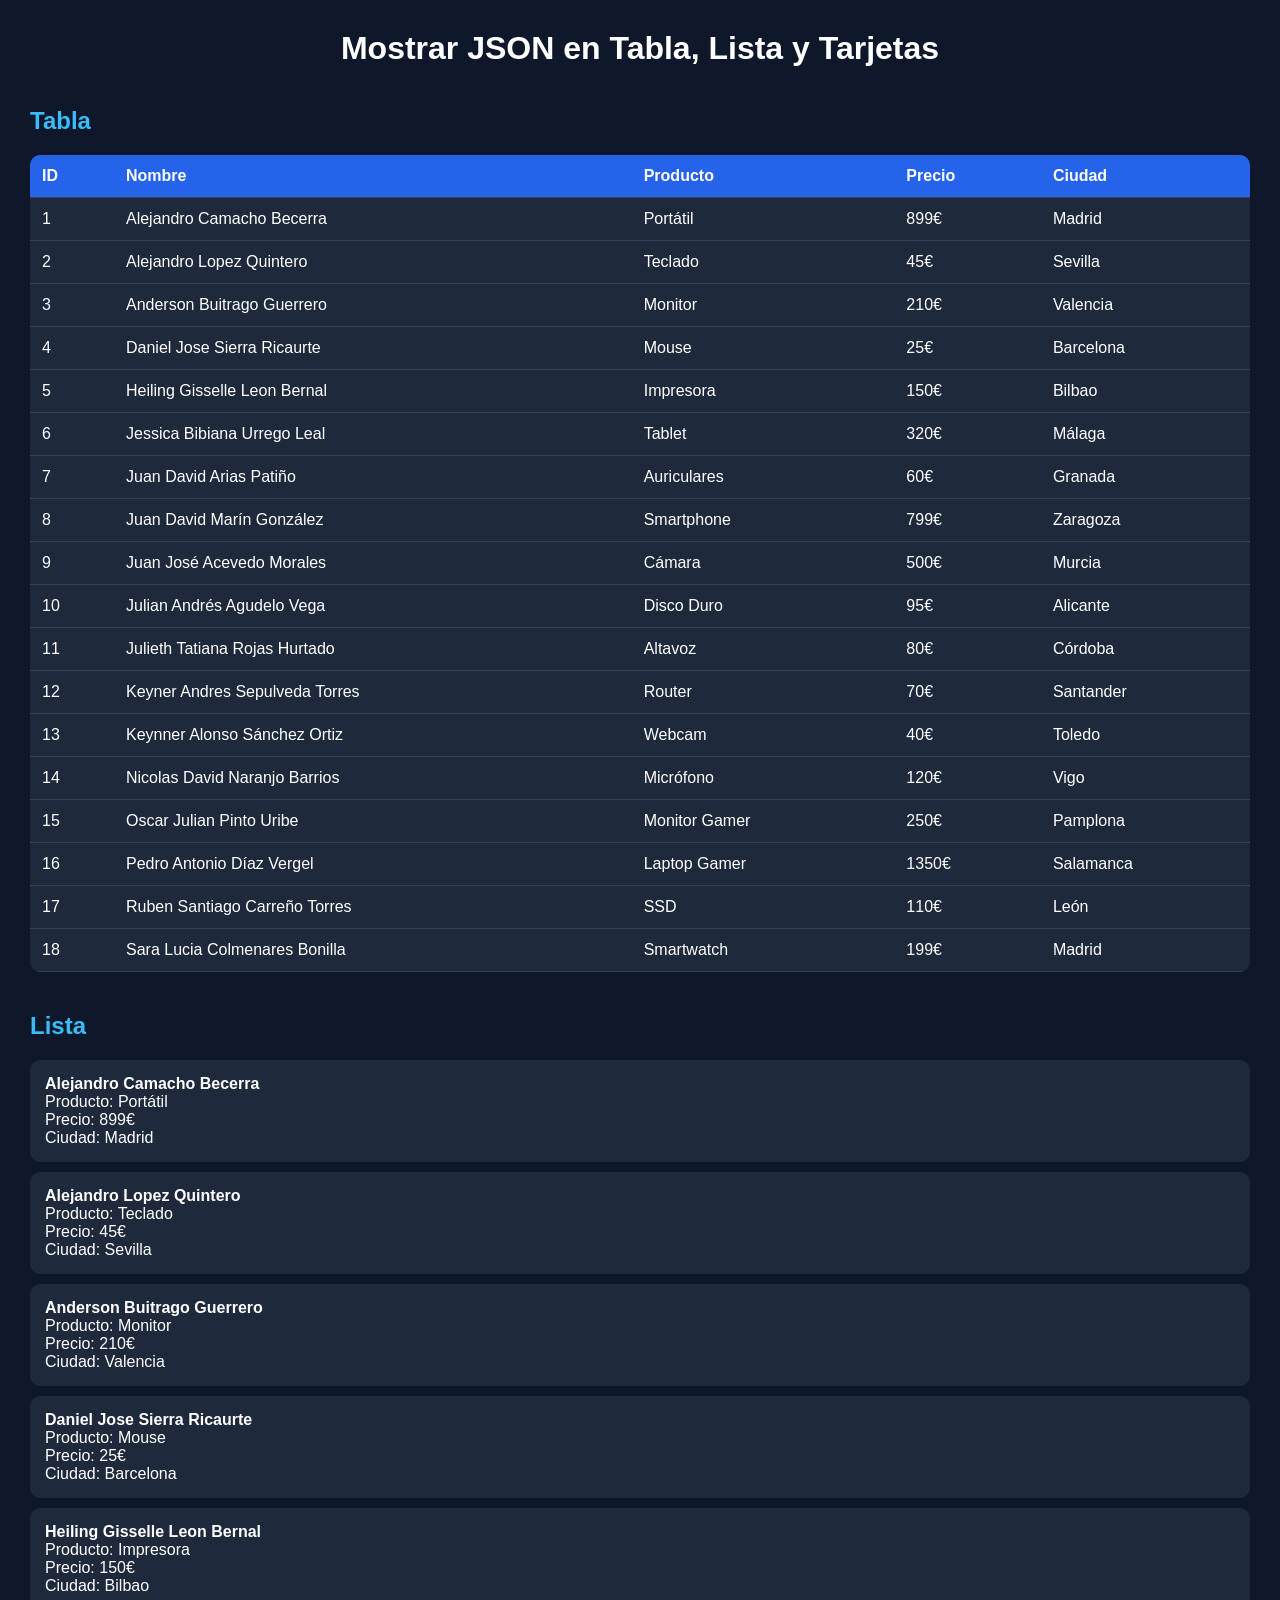
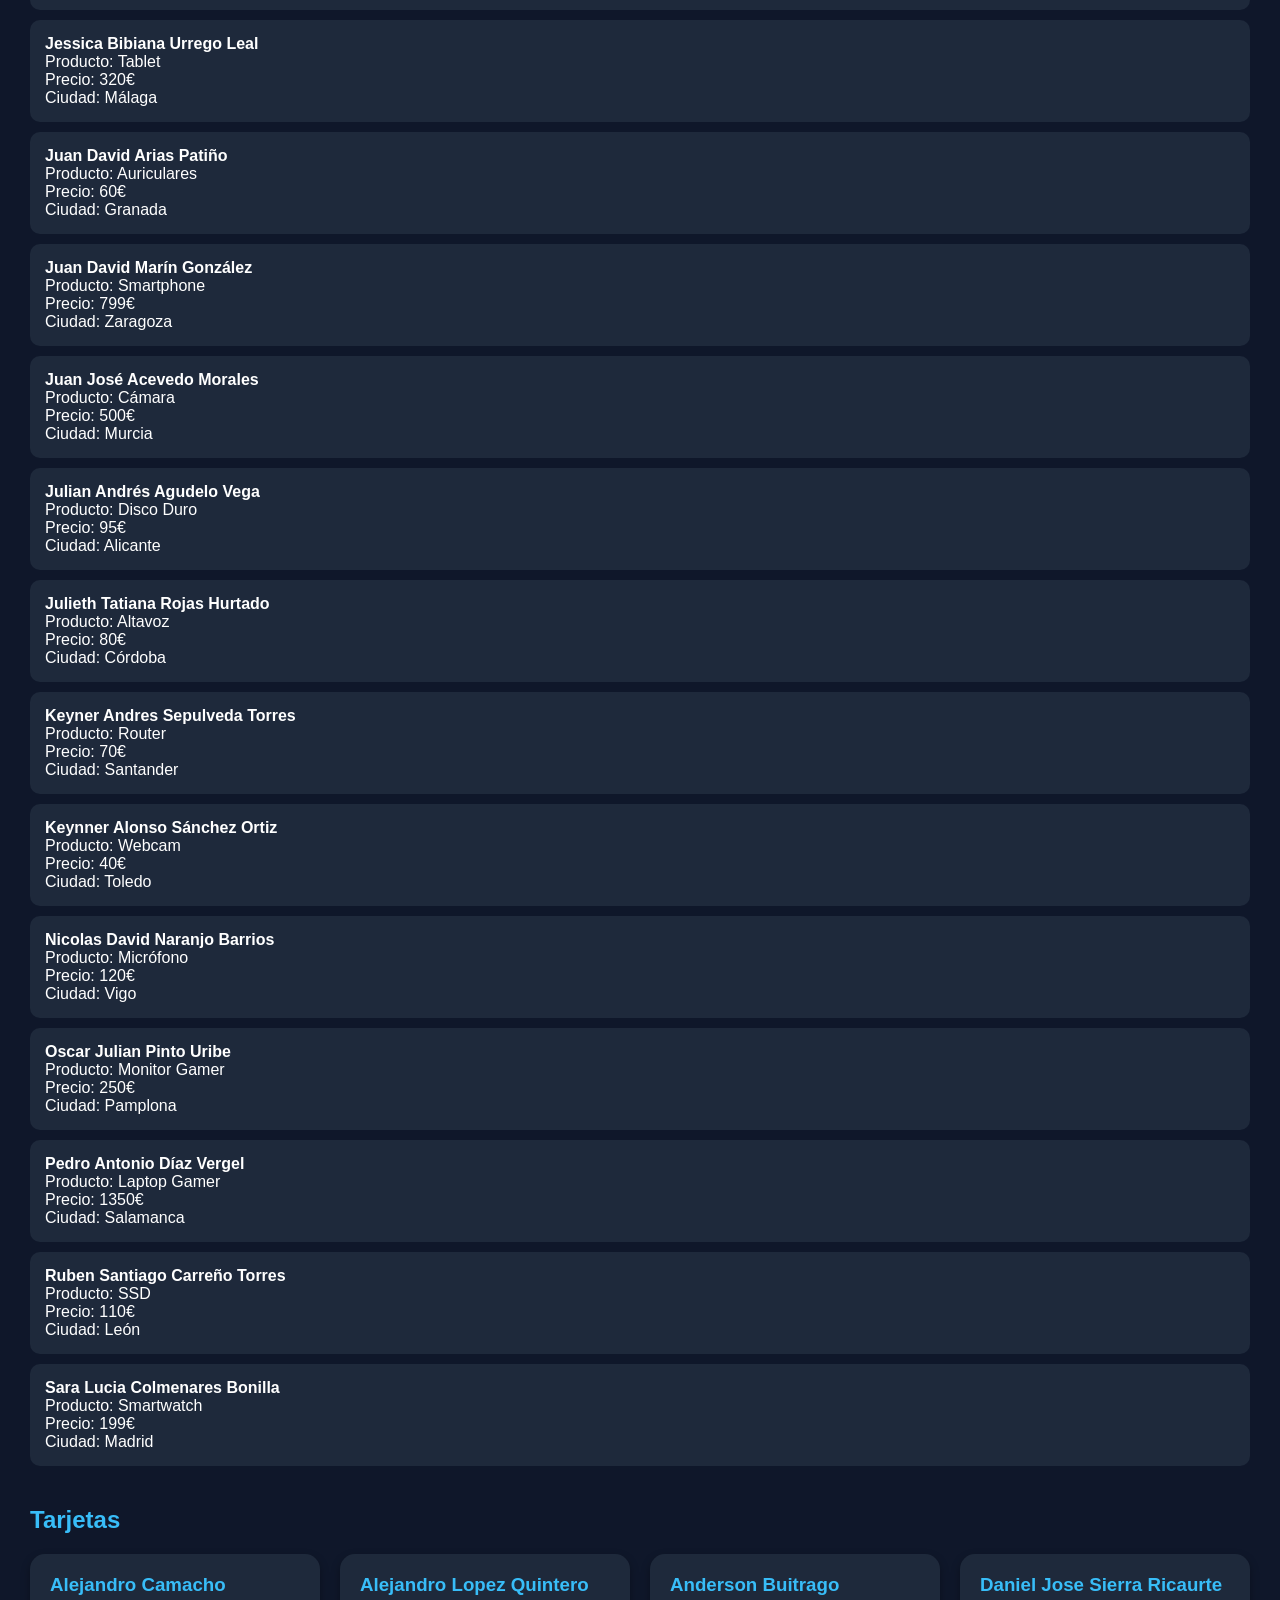
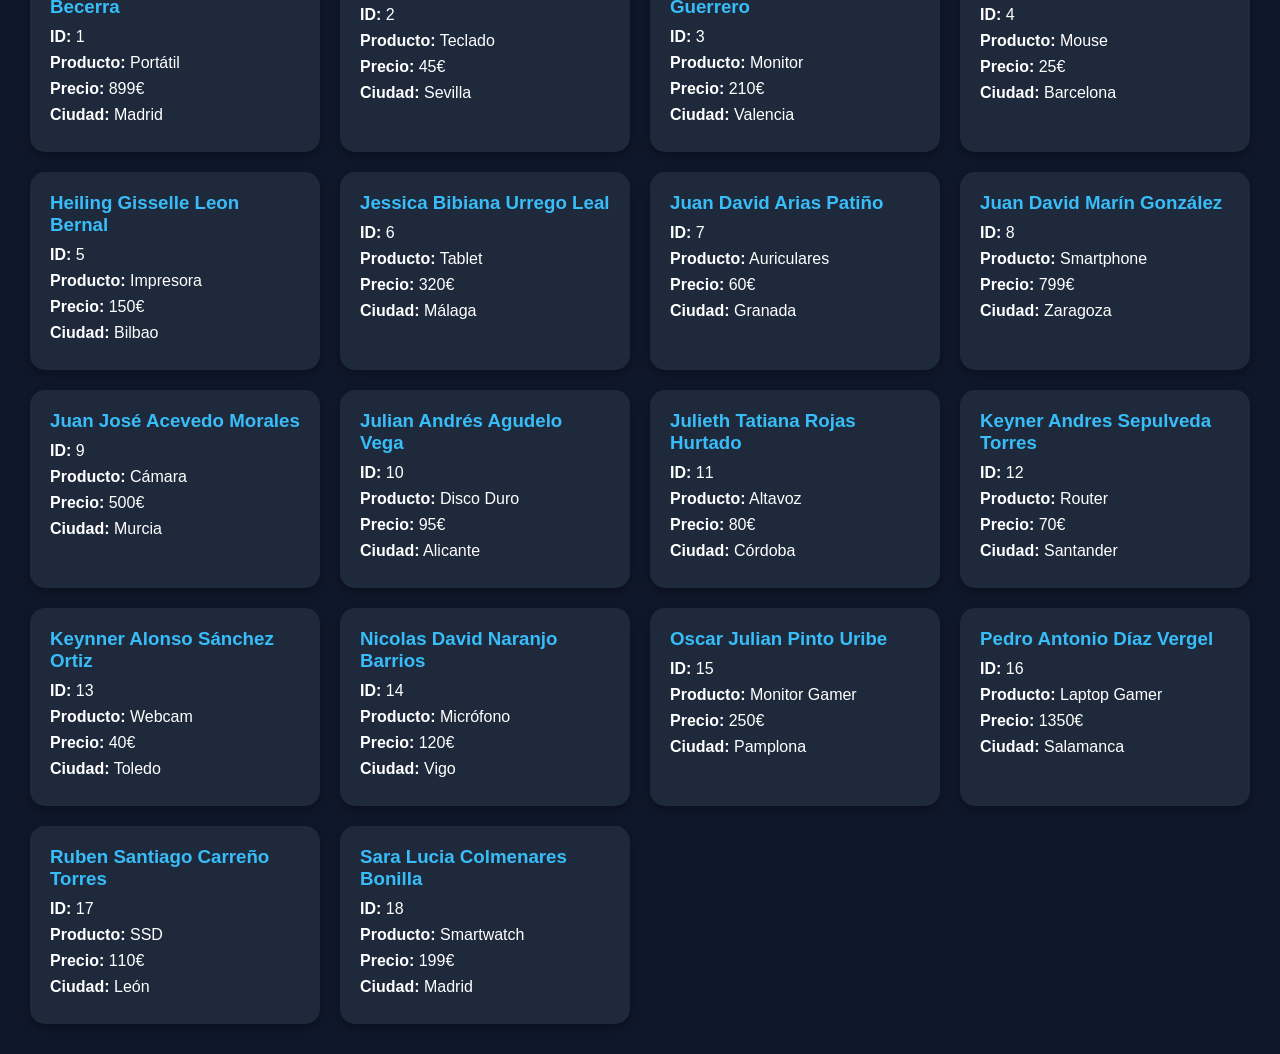
<file: data/ej 1/index.html>
<!DOCTYPE html>
<html lang="es">
<head>
  <meta charset="UTF-8">
  <meta name="viewport" content="width=device-width, initial-scale=1.0">
  <title>Mostrar JSON Completo</title>

  <style>

    *{
      margin: 0;
      padding: 0;
      box-sizing: border-box;
      font-family: Arial, sans-serif;
    }

    body{
      background: #0f172a;
      color: white;
      padding: 30px;
    }

    h1{
      text-align: center;
      margin-bottom: 40px;
    }

    h2{
      margin: 40px 0 20px;
      color: #38bdf8;
    }

    /* ======================
        TABLA
    ====================== */

    table{
      width: 100%;
      border-collapse: collapse;
      background: #1e293b;
      border-radius: 10px;
      overflow: hidden;
    }

    th, td{
      padding: 12px;
      border-bottom: 1px solid #334155;
      text-align: left;
    }

    th{
      background: #2563eb;
    }

    tr:hover{
      background: #334155;
    }

    /* ======================
        LISTA
    ====================== */

    .lista{
      list-style: none;
    }

    .lista li{
      background: #1e293b;
      margin-bottom: 10px;
      padding: 15px;
      border-radius: 10px;
      transition: 0.3s;
    }

    .lista li:hover{
      transform: translateX(5px);
      background: #334155;
    }

    /* ======================
        CARDS
    ====================== */

    .cards{
      display: grid;
      grid-template-columns: repeat(auto-fit, minmax(260px, 1fr));
      gap: 20px;
    }

    .card{
      background: #1e293b;
      padding: 20px;
      border-radius: 15px;
      box-shadow: 0 4px 10px rgba(0,0,0,0.3);
      transition: 0.3s;
    }

    .card:hover{
      transform: translateY(-5px);
    }

    .card h3{
      color: #38bdf8;
      margin-bottom: 10px;
    }

    .card p{
      margin-bottom: 8px;
    }

  </style>
</head>
<body>

  <h1>Mostrar JSON en Tabla, Lista y Tarjetas</h1>

  <!-- TABLA -->
  <h2>Tabla</h2>

  <table>
    <thead>
      <tr>
        <th>ID</th>
        <th>Nombre</th>
        <th>Producto</th>
        <th>Precio</th>
        <th>Ciudad</th>
      </tr>
    </thead>

    <tbody id="tablaBody"></tbody>
  </table>

  <!-- LISTA -->
  <h2>Lista</h2>

  <ul class="lista" id="lista"></ul>

  <!-- TARJETAS -->
  <h2>Tarjetas</h2>

  <div class="cards" id="cards"></div>

  <script>

    const personas = [

      {
        id: 1,
        nombre: "Alejandro Camacho Becerra",
        producto: "Portátil",
        precio: "899€",
        ciudad: "Madrid"
      },

      {
        id: 2,
        nombre: "Alejandro Lopez Quintero",
        producto: "Teclado",
        precio: "45€",
        ciudad: "Sevilla"
      },

      {
        id: 3,
        nombre: "Anderson Buitrago Guerrero",
        producto: "Monitor",
        precio: "210€",
        ciudad: "Valencia"
      },

      {
        id: 4,
        nombre: "Daniel Jose Sierra Ricaurte",
        producto: "Mouse",
        precio: "25€",
        ciudad: "Barcelona"
      },

      {
        id: 5,
        nombre: "Heiling Gisselle Leon Bernal",
        producto: "Impresora",
        precio: "150€",
        ciudad: "Bilbao"
      },

      {
        id: 6,
        nombre: "Jessica Bibiana Urrego Leal",
        producto: "Tablet",
        precio: "320€",
        ciudad: "Málaga"
      },

      {
        id: 7,
        nombre: "Juan David Arias Patiño",
        producto: "Auriculares",
        precio: "60€",
        ciudad: "Granada"
      },

      {
        id: 8,
        nombre: "Juan David Marín González",
        producto: "Smartphone",
        precio: "799€",
        ciudad: "Zaragoza"
      },

      {
        id: 9,
        nombre: "Juan José Acevedo Morales",
        producto: "Cámara",
        precio: "500€",
        ciudad: "Murcia"
      },

      {
        id: 10,
        nombre: "Julian Andrés Agudelo Vega",
        producto: "Disco Duro",
        precio: "95€",
        ciudad: "Alicante"
      },

      {
        id: 11,
        nombre: "Julieth Tatiana Rojas Hurtado",
        producto: "Altavoz",
        precio: "80€",
        ciudad: "Córdoba"
      },

      {
        id: 12,
        nombre: "Keyner Andres Sepulveda Torres",
        producto: "Router",
        precio: "70€",
        ciudad: "Santander"
      },

      {
        id: 13,
        nombre: "Keynner Alonso Sánchez Ortiz",
        producto: "Webcam",
        precio: "40€",
        ciudad: "Toledo"
      },

      {
        id: 14,
        nombre: "Nicolas David Naranjo Barrios",
        producto: "Micrófono",
        precio: "120€",
        ciudad: "Vigo"
      },

      {
        id: 15,
        nombre: "Oscar Julian Pinto Uribe",
        producto: "Monitor Gamer",
        precio: "250€",
        ciudad: "Pamplona"
      },

      {
        id: 16,
        nombre: "Pedro Antonio Díaz Vergel",
        producto: "Laptop Gamer",
        precio: "1350€",
        ciudad: "Salamanca"
      },

      {
        id: 17,
        nombre: "Ruben Santiago Carreño Torres",
        producto: "SSD",
        precio: "110€",
        ciudad: "León"
      },

      {
        id: 18,
        nombre: "Sara Lucia Colmenares Bonilla",
        producto: "Smartwatch",
        precio: "199€",
        ciudad: "Madrid"
      }

    ];

    // =========================
    // TABLA
    // =========================

    const tablaBody = document.getElementById("tablaBody");

    personas.forEach(persona => {

      tablaBody.innerHTML += `
        <tr>
          <td>${persona.id}</td>
          <td>${persona.nombre}</td>
          <td>${persona.producto}</td>
          <td>${persona.precio}</td>
          <td>${persona.ciudad}</td>
        </tr>
      `;
    });

    // =========================
    // LISTA
    // =========================

    const lista = document.getElementById("lista");

    personas.forEach(persona => {

      lista.innerHTML += `
        <li>
          <strong>${persona.nombre}</strong><br>
          Producto: ${persona.producto}<br>
          Precio: ${persona.precio}<br>
          Ciudad: ${persona.ciudad}
        </li>
      `;
    });

    // =========================
    // TARJETAS
    // =========================

    const cards = document.getElementById("cards");

    personas.forEach(persona => {

      cards.innerHTML += `
        <div class="card">

          <h3>${persona.nombre}</h3>

          <p><strong>ID:</strong> ${persona.id}</p>

          <p><strong>Producto:</strong> ${persona.producto}</p>

          <p><strong>Precio:</strong> ${persona.precio}</p>

          <p><strong>Ciudad:</strong> ${persona.ciudad}</p>

        </div>
      `;
    });

  </script>

</body>
</html>
</file>
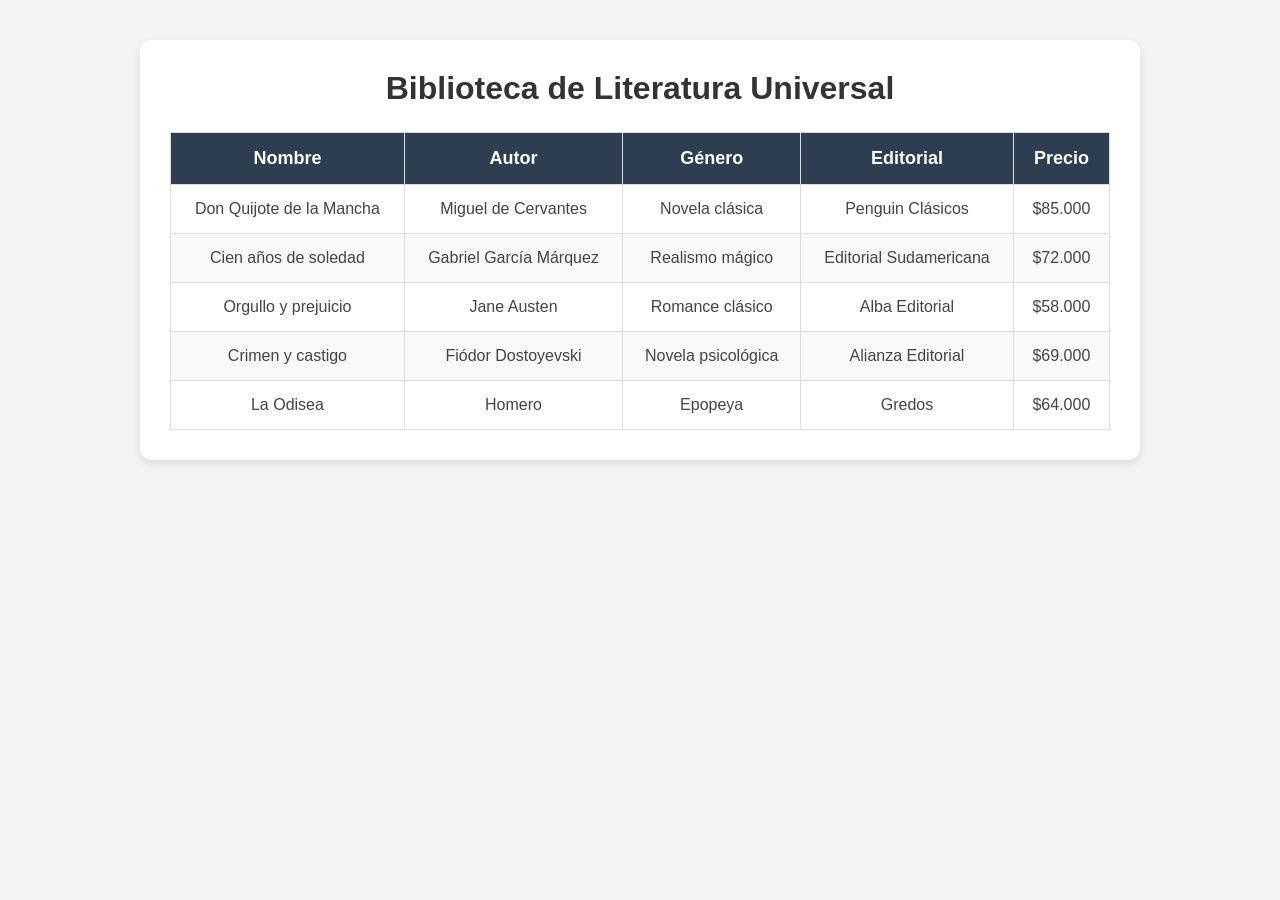
<file: data/ej 2/index.html>
<!DOCTYPE html>
<html lang="es">
<head>
    <meta charset="UTF-8">
    <meta name="viewport" content="width=device-width, initial-scale=1.0">
    <title>Dataset Biblioteca</title>

    <style>
        *{
            margin: 0;
            padding: 0;
            box-sizing: border-box;
            font-family: Arial, Helvetica, sans-serif;
        }

        body{
            background-color: #f4f4f4;
            padding: 40px;
        }

        .contenedor{
            max-width: 1000px;
            margin: auto;
            background-color: white;
            padding: 30px;
            border-radius: 12px;
            box-shadow: 0px 4px 10px rgba(0,0,0,0.1);
        }

        h1{
            text-align: center;
            margin-bottom: 25px;
            color: #333;
        }

        table{
            width: 100%;
            border-collapse: collapse;
        }

        thead{
            background-color: #2c3e50;
            color: white;
        }

        th, td{
            padding: 15px;
            text-align: center;
            border: 1px solid #ddd;
        }

        tbody tr:nth-child(even){
            background-color: #f9f9f9;
        }

        tbody tr:hover{
            background-color: #e8f0fe;
            transition: 0.3s;
        }

        th{
            font-size: 18px;
        }

        td{
            color: #444;
        }
    </style>
</head>
<body>

    <div class="contenedor">

        <h1>Biblioteca de Literatura Universal</h1>

        <table>
            <thead>
                <tr>
                    <th>Nombre</th>
                    <th>Autor</th>
                    <th>Género</th>
                    <th>Editorial</th>
                    <th>Precio</th>
                </tr>
            </thead>

            <tbody>
                <tr>
                    <td>Don Quijote de la Mancha</td>
                    <td>Miguel de Cervantes</td>
                    <td>Novela clásica</td>
                    <td>Penguin Clásicos</td>
                    <td>$85.000</td>
                </tr>

                <tr>
                    <td>Cien años de soledad</td>
                    <td>Gabriel García Márquez</td>
                    <td>Realismo mágico</td>
                    <td>Editorial Sudamericana</td>
                    <td>$72.000</td>
                </tr>

                <tr>
                    <td>Orgullo y prejuicio</td>
                    <td>Jane Austen</td>
                    <td>Romance clásico</td>
                    <td>Alba Editorial</td>
                    <td>$58.000</td>
                </tr>

                <tr>
                    <td>Crimen y castigo</td>
                    <td>Fiódor Dostoyevski</td>
                    <td>Novela psicológica</td>
                    <td>Alianza Editorial</td>
                    <td>$69.000</td>
                </tr>

                <tr>
                    <td>La Odisea</td>
                    <td>Homero</td>
                    <td>Epopeya</td>
                    <td>Gredos</td>
                    <td>$64.000</td>
                </tr>
            </tbody>
        </table>

    </div>

</body>
</html>
</file>
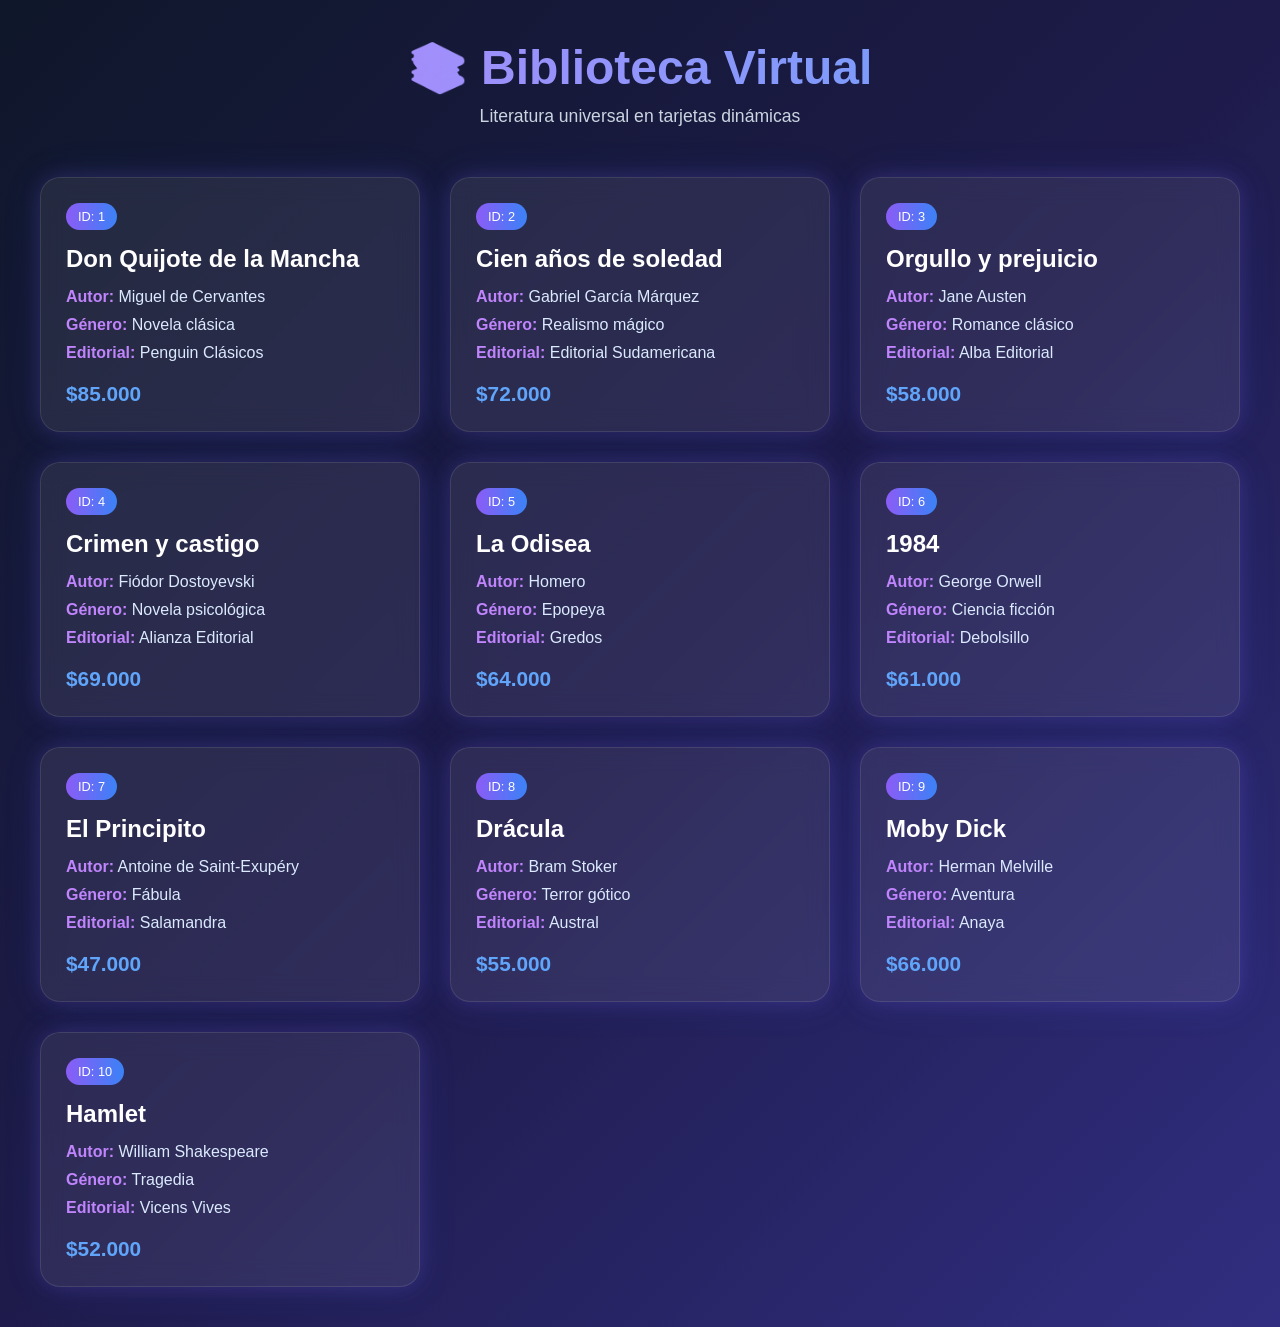
<file: data/ej 3/index.html>
<!DOCTYPE html>
<html lang="es">

<head>
    <meta charset="UTF-8">
    <meta name="viewport" content="width=device-width, initial-scale=1.0">
    <title>Biblioteca Virtual</title>

    <link rel="stylesheet" href="style.css">
</head>

<body>

    <header>
        <h1>📚 Biblioteca Virtual</h1>
        <p>Literatura universal en tarjetas dinámicas</p>
    </header>

    <main>
        <section class="contenedor-cards" id="contenedorCards">

        </section>
    </main>

    <script src="app.js"></script>

</body>

</html>
</file>
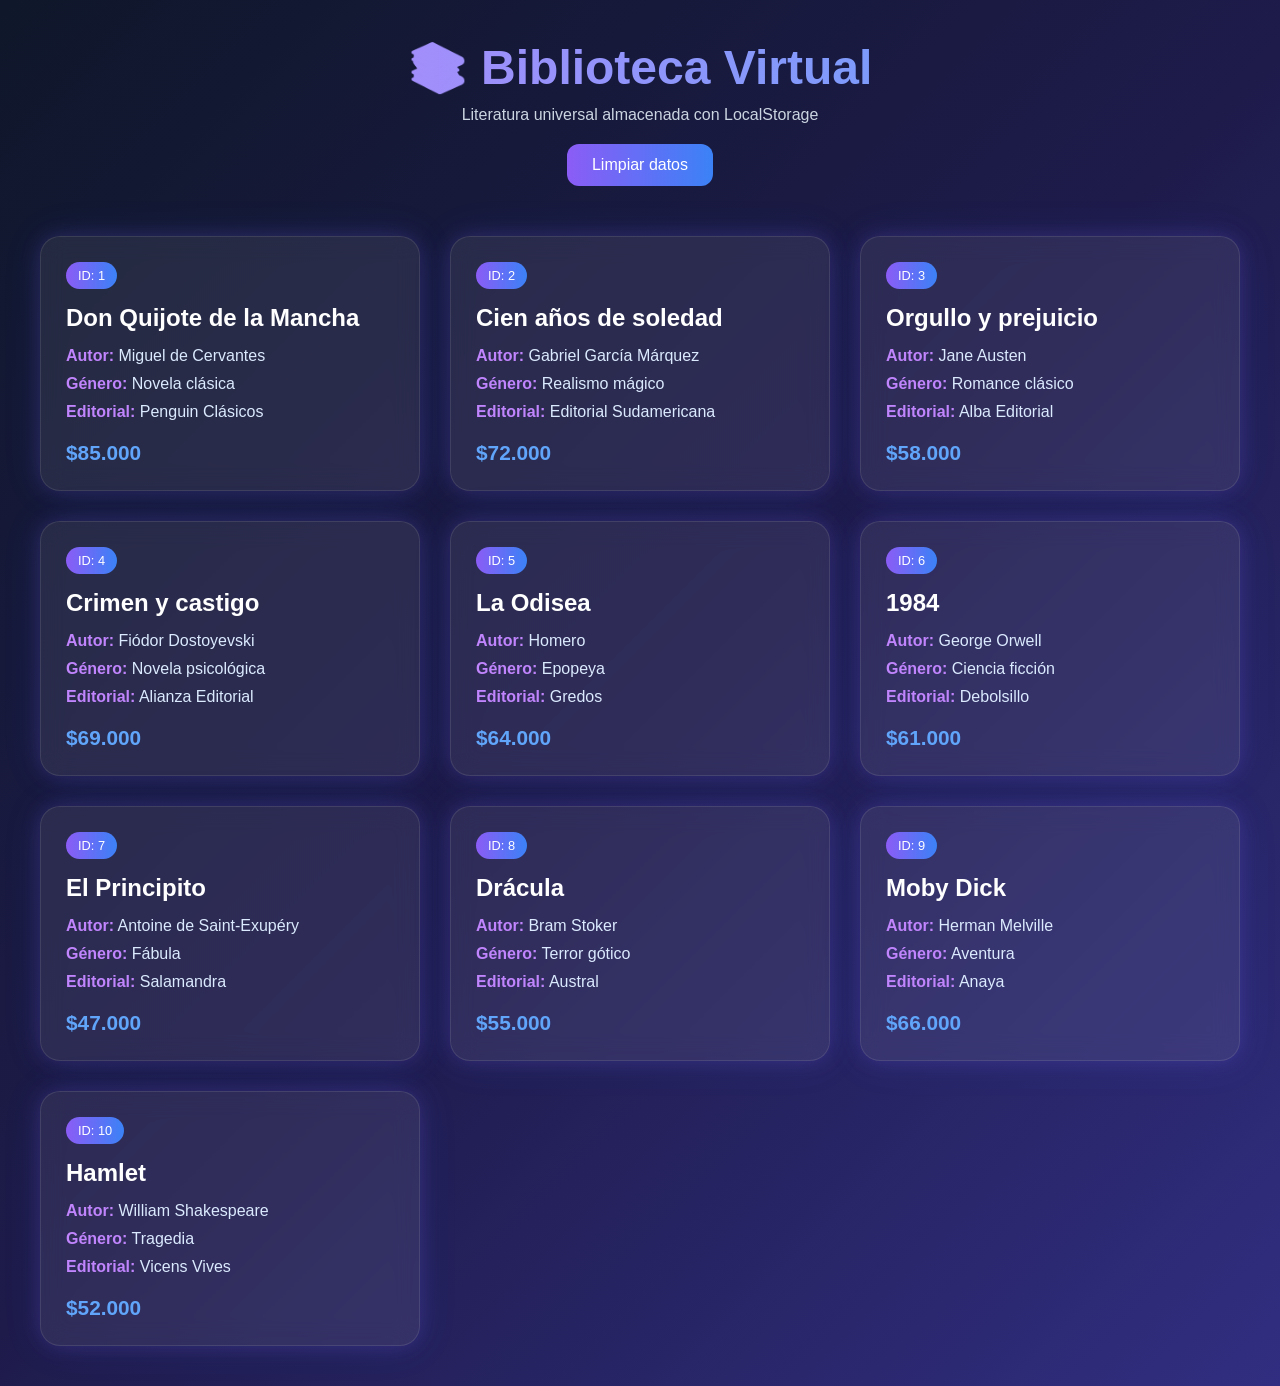
<file: data/ej 4/index.html>
<!DOCTYPE html>
<html lang="es">

<head>
    <meta charset="UTF-8">
    <meta name="viewport" content="width=device-width, initial-scale=1.0">
    <title>Biblioteca Virtual</title>

    <link rel="stylesheet" href="style.css">
</head>

<body>

    <header>

        <h1>📚 Biblioteca Virtual</h1>

        <p>
            Literatura universal almacenada con LocalStorage
        </p>

        <button id="btnLimpiar">
            Limpiar datos
        </button>

    </header>

    <main>

        <section
            class="contenedor-cards"
            id="contenedorCards">
        </section>

    </main>

    <script src="app.js"></script>

</body>

</html>
</file>
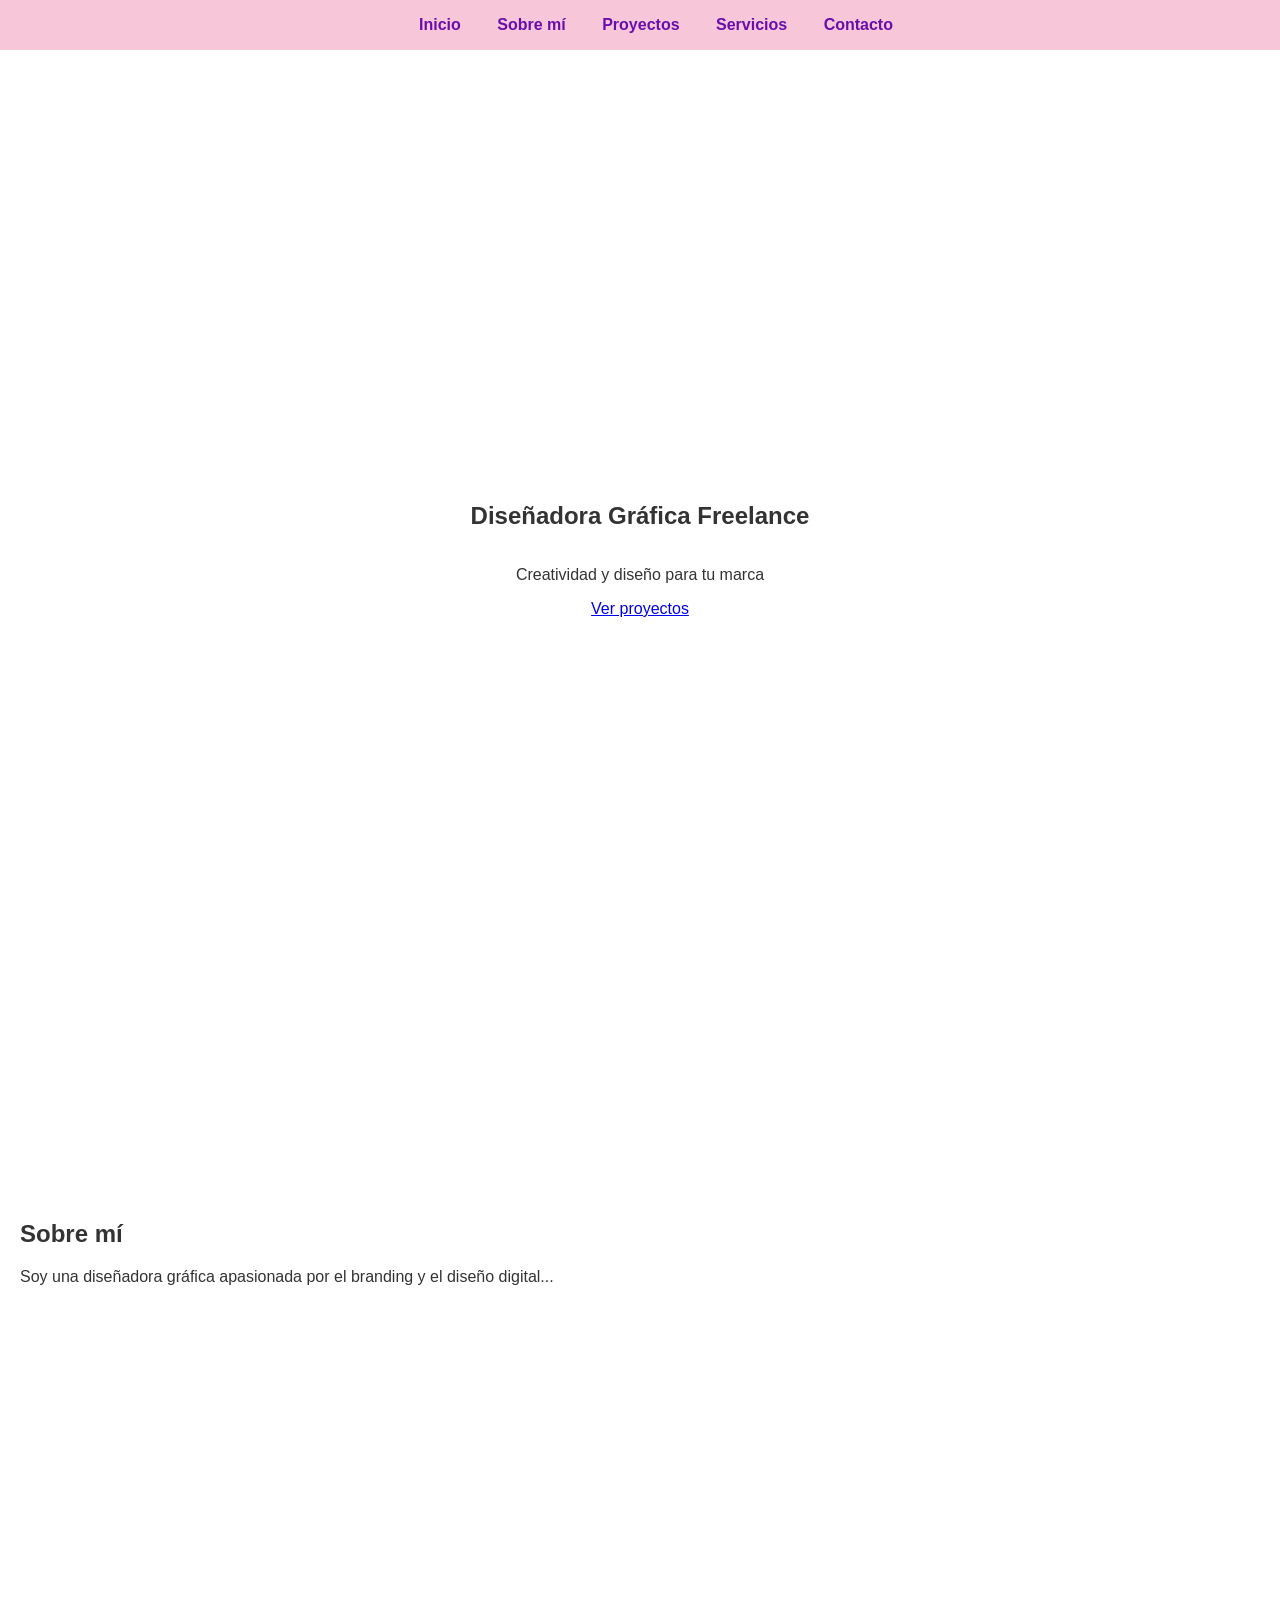
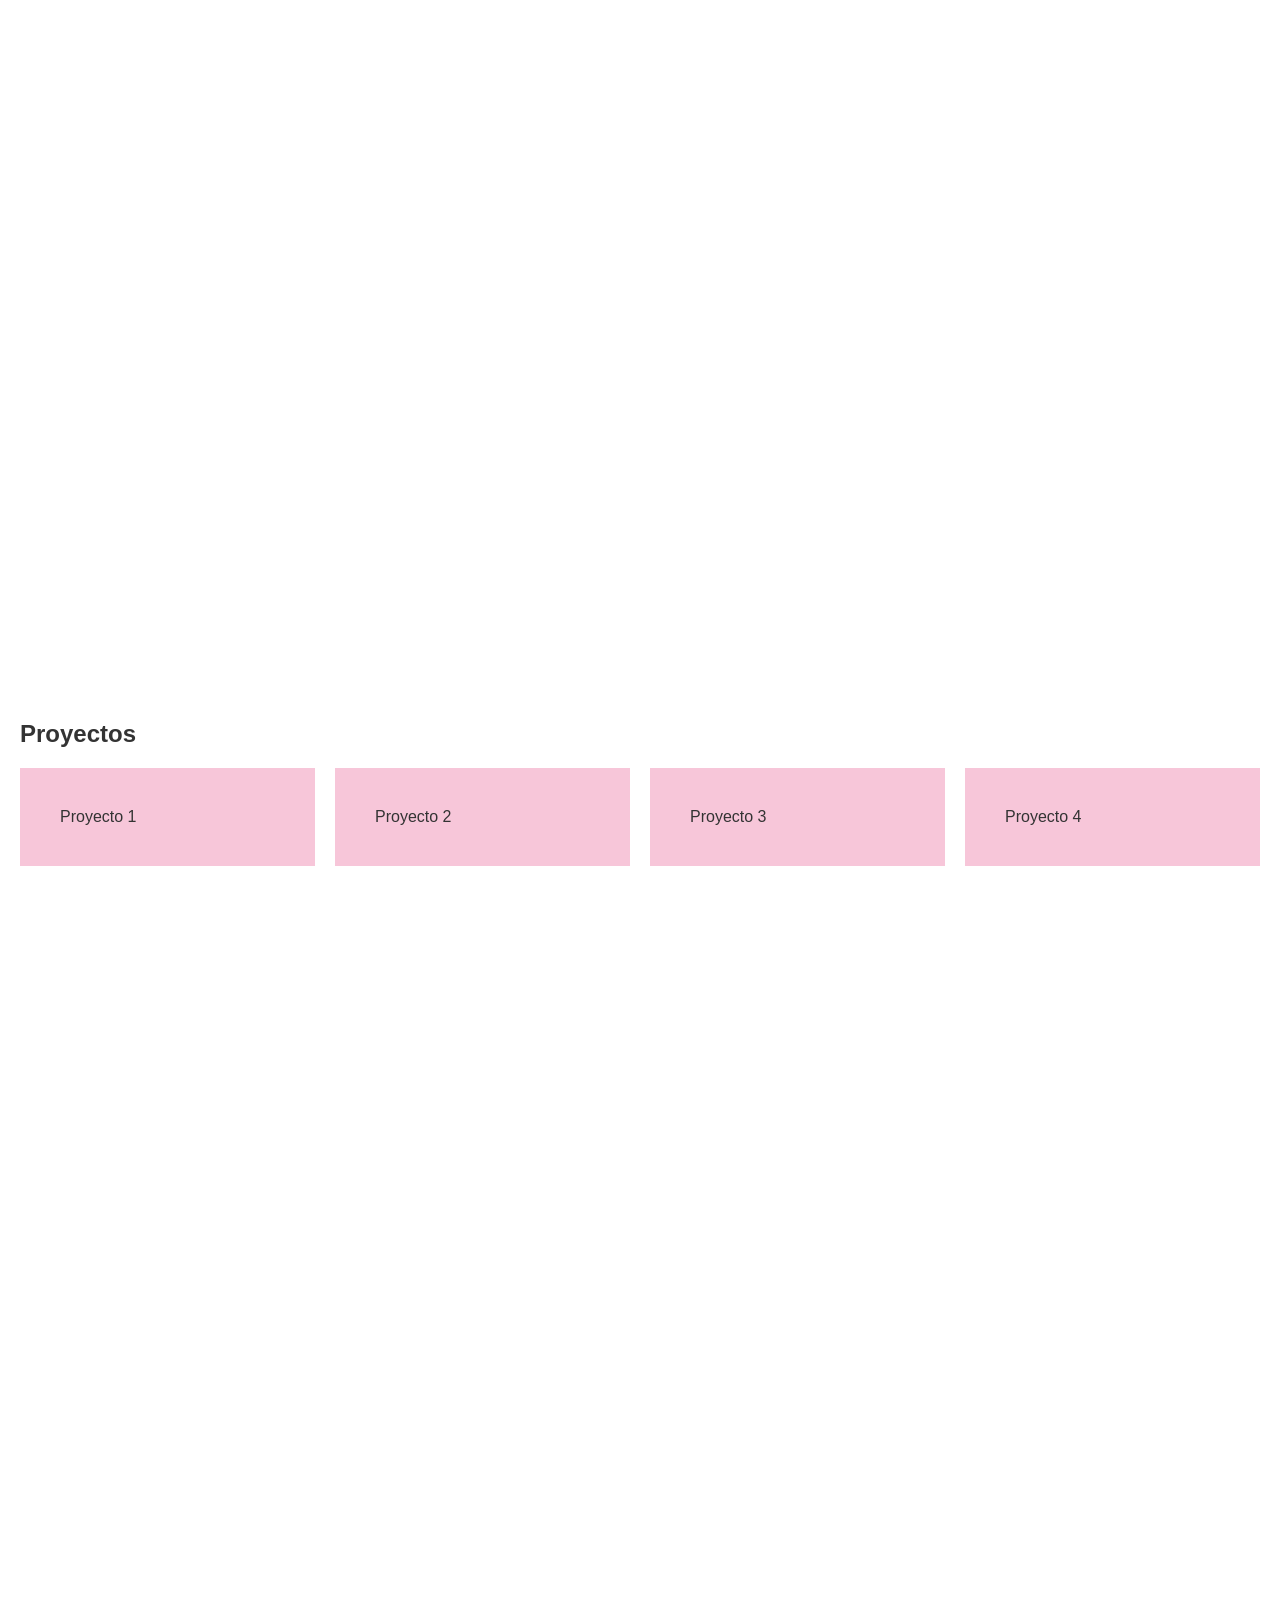
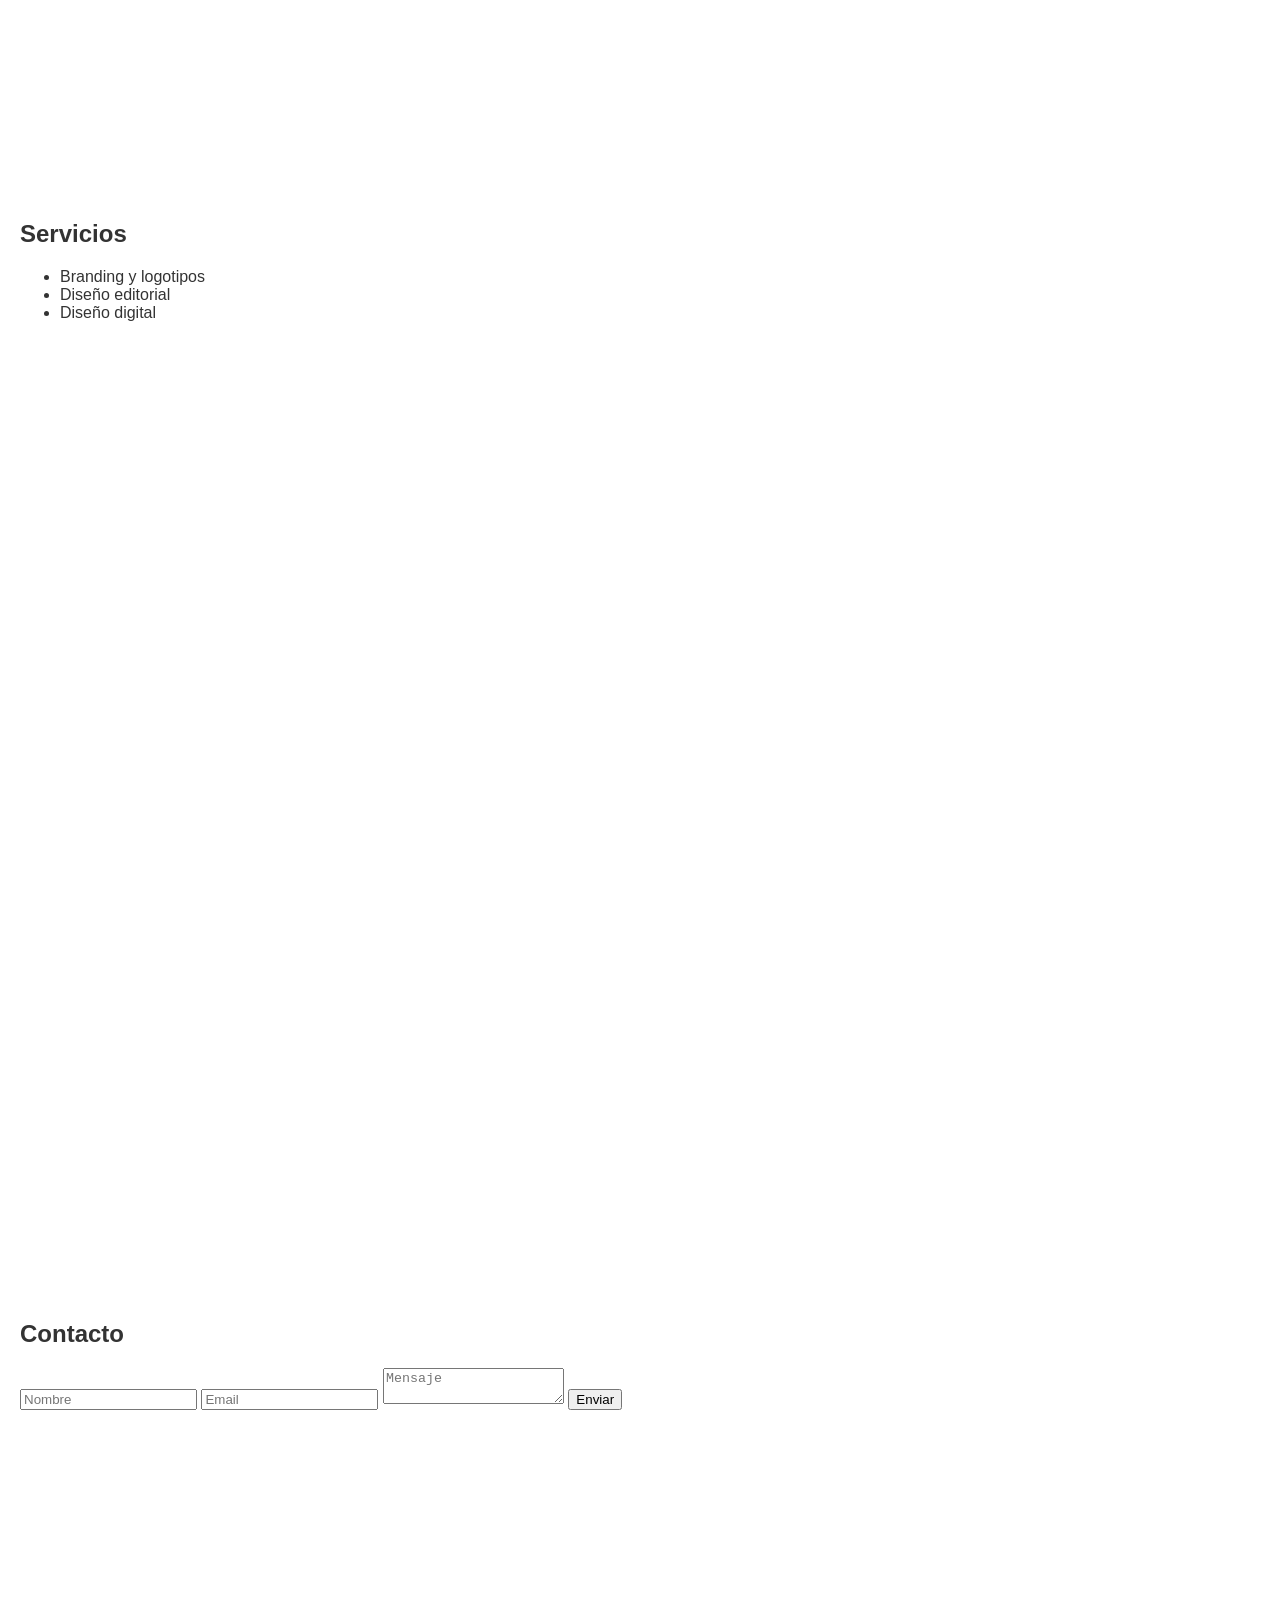
<file: ia3/ia.html>
<!DOCTYPE html>
<html lang="es">
<head>
  <meta charset="UTF-8">
  <meta name="viewport" content="width=device-width, initial-scale=1.0">
  <title>Portafolio - Diseñadora Gráfica</title>
  <link rel="stylesheet" href="styles.css">
</head>
<body>
  <header>
    <nav>
      <a href="#inicio">Inicio</a>
      <a href="#sobre">Sobre mí</a>
      <a href="#proyectos">Proyectos</a>
      <a href="#servicios">Servicios</a>
      <a href="#contacto">Contacto</a>
    </nav>
  </header>

  <section id="inicio" class="hero">
    <h1>Diseñadora Gráfica Freelance</h1>
    <p>Creatividad y diseño para tu marca</p>
    <a href="#proyectos">Ver proyectos</a>
  </section>

  <section id="sobre">
    <h2>Sobre mí</h2>
    <p>Soy una diseñadora gráfica apasionada por el branding y el diseño digital...</p>
  </section>

  <section id="proyectos">
    <h2>Proyectos</h2>
    <div class="galeria">
      <div>Proyecto 1</div>
      <div>Proyecto 2</div>
      <div>Proyecto 3</div>
      <div>Proyecto 4</div>
    </div>
  </section>

  <section id="servicios">
    <h2>Servicios</h2>
    <ul>
      <li>Branding y logotipos</li>
      <li>Diseño editorial</li>
      <li>Diseño digital</li>
    </ul>
  </section>

  <section id="contacto">
    <h2>Contacto</h2>
    <form>
      <input type="text" placeholder="Nombre" required>
      <input type="email" placeholder="Email" required>
      <textarea placeholder="Mensaje" required></textarea>
      <button type="submit">Enviar</button>
    </form>
  </section>
</body>
</html>
</file>
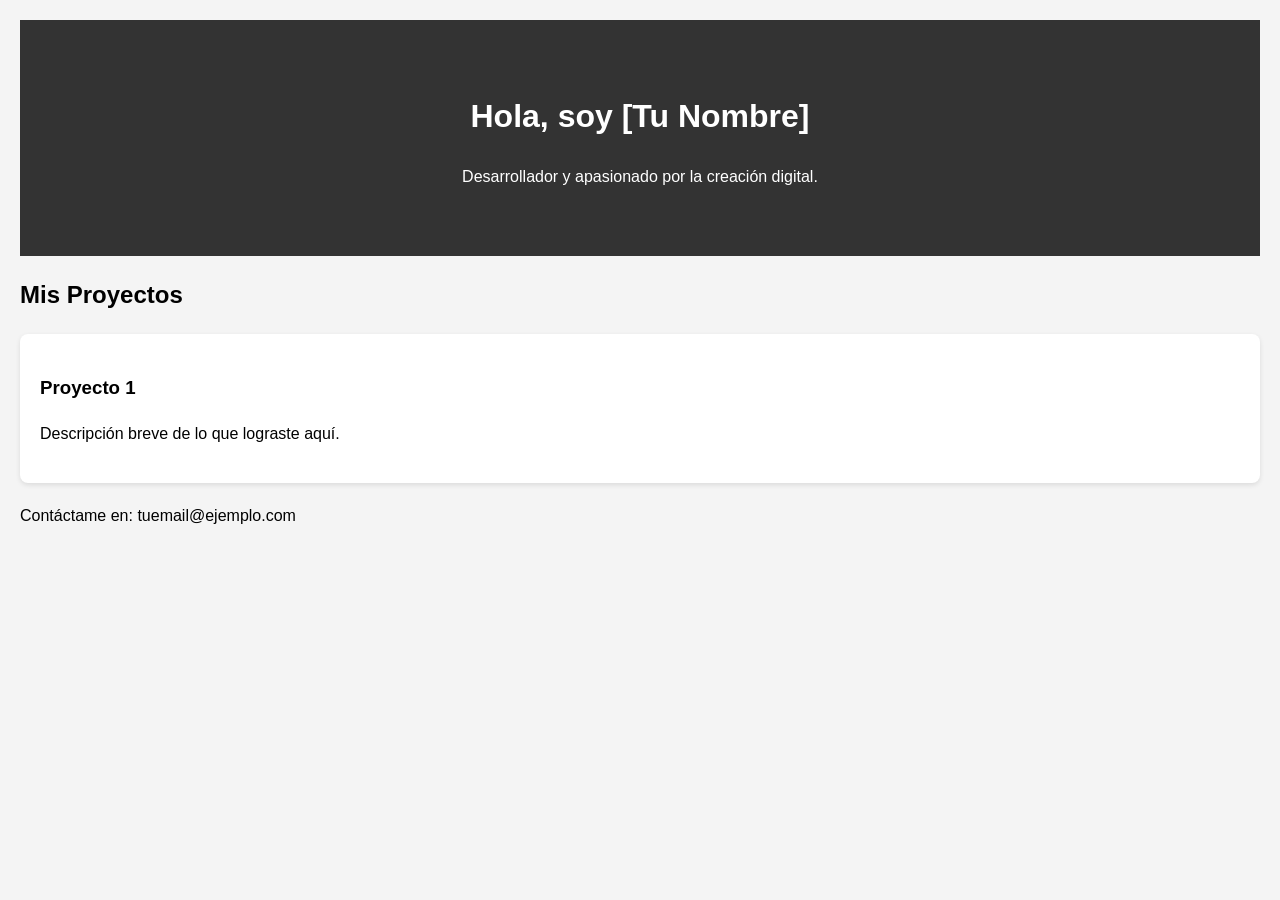
<file: prompt2/prompt.html>
<!DOCTYPE html>
<html lang="es">
<head>
    <meta charset="UTF-8">
    <link rel="stylesheet" href="style.css">
    <title>Mi Portafolio</title>
</head>
<body>
    <header>
        <h1>Hola, soy [Tu Nombre]</h1>
        <p>Desarrollador y apasionado por la creación digital.</p>
    </header>

    <section id="proyectos">
        <h2>Mis Proyectos</h2>
        <div class="card">
            <h3>Proyecto 1</h3>
            <p>Descripción breve de lo que lograste aquí.</p>
        </div>
    </section>

    <footer>
        <p>Contáctame en: tuemail@ejemplo.com</p>
    </footer>
</body>
</html>
</file>
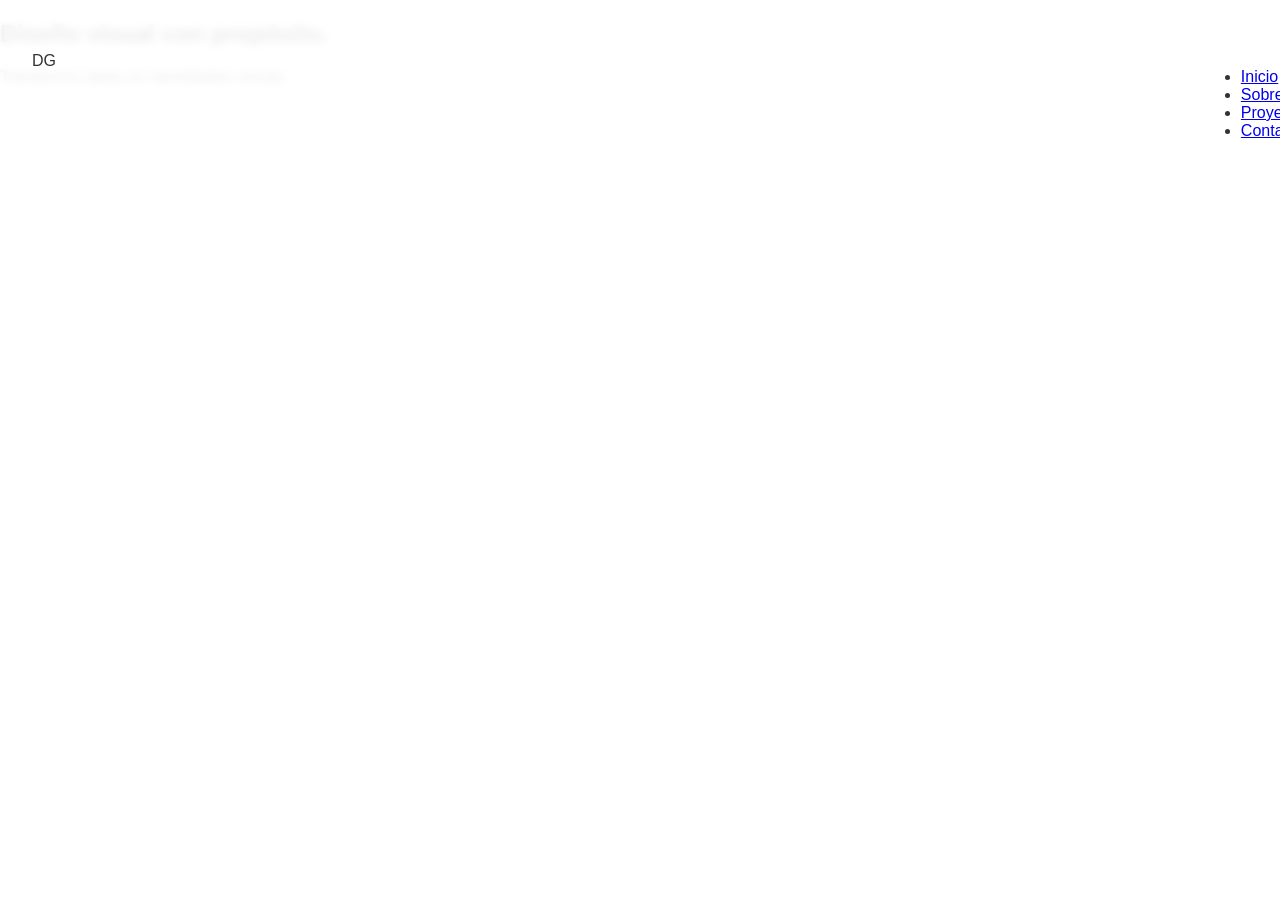
<file: actividad en clase/ia1/ia.html>
<!DOCTYPE html>
<html lang="en">
<head>
    <meta charset="UTF-8">
    <meta name="viewport" content="width=device-width, initial-scale=1.0">
    <title>Document</title>
    <link rel="stylesheet" href="style.css">
</head>
<body>
    <nav class="navbar">
        <div class="logo">DG</div>
        <ul>
          <li><a href="#inicio">Inicio</a></li>
          <li><a href="#sobre-mi">Sobre mí</a></li>
          <li><a href="#proyectos">Proyectos</a></li>
          <li><a href="#contacto">Contacto</a></li>
        </ul>
      </nav>
      
      <section id="inicio">
        <h1>Diseño visual con propósito.</h1>
        <p>Transformo ideas en identidades únicas.</p>
      </section>
</body>
</html>
</file>
<file: data/ej 3/style.css>
*{
    margin: 0;
    padding: 0;
    box-sizing: border-box;
    font-family: Arial, Helvetica, sans-serif;
}

body{
    min-height: 100vh;
    background: linear-gradient(135deg, #0f172a, #1e1b4b, #312e81);
    color: white;
    padding: 40px;
}

/* HEADER */

header{
    text-align: center;
    margin-bottom: 50px;
}

header h1{
    font-size: 3rem;
    margin-bottom: 10px;

    background: linear-gradient(to right, #c084fc, #60a5fa);
    -webkit-background-clip: text;
    -webkit-text-fill-color: transparent;
}

header p{
    color: #cbd5e1;
    font-size: 1.1rem;
}

/* CONTENEDOR */

.contenedor-cards{
    display: grid;
    grid-template-columns: repeat(auto-fit, minmax(280px, 1fr));
    gap: 30px;
}

/* CARD */

.card{
    background: rgba(255,255,255,0.08);

    border: 1px solid rgba(255,255,255,0.1);

    backdrop-filter: blur(12px);

    border-radius: 20px;

    padding: 25px;

    transition: 0.4s;

    box-shadow:
        0px 0px 20px rgba(139,92,246,0.2),
        0px 0px 40px rgba(59,130,246,0.1);
}

.card:hover{
    transform: translateY(-10px) scale(1.03);

    box-shadow:
        0px 0px 30px rgba(168,85,247,0.5),
        0px 0px 50px rgba(96,165,250,0.3);
}

/* ID */

.id-libro{
    display: inline-block;

    background: linear-gradient(to right, #8b5cf6, #3b82f6);

    padding: 6px 12px;

    border-radius: 20px;

    font-size: 0.8rem;

    margin-bottom: 15px;
}

/* TITULO */

.card h2{
    font-size: 1.5rem;
    margin-bottom: 15px;
    color: #ffffff;
}

/* INFORMACION */

.info{
    margin-bottom: 10px;
    color: #dbeafe;
}

.info span{
    font-weight: bold;
    color: #c084fc;
}

/* PRECIO */

.precio{
    margin-top: 20px;

    font-size: 1.3rem;

    font-weight: bold;

    color: #60a5fa;
}
</file>
<file: data/ej 4/style.css>
*{
    margin: 0;
    padding: 0;
    box-sizing: border-box;
    font-family: Arial, Helvetica, sans-serif;
}

body{
    min-height: 100vh;

    background:
    linear-gradient(
        135deg,
        #0f172a,
        #1e1b4b,
        #312e81
    );

    color: white;

    padding: 40px;
}

/* HEADER */

header{
    text-align: center;
    margin-bottom: 50px;
}

header h1{
    font-size: 3rem;

    margin-bottom: 10px;

    background:
    linear-gradient(
        to right,
        #c084fc,
        #60a5fa
    );

    -webkit-background-clip: text;
    -webkit-text-fill-color: transparent;
}

header p{
    color: #cbd5e1;
    margin-bottom: 20px;
}

/* BOTON */

#btnLimpiar{

    padding: 12px 25px;

    border: none;

    border-radius: 12px;

    background:
    linear-gradient(
        to right,
        #8b5cf6,
        #3b82f6
    );

    color: white;

    font-size: 1rem;

    cursor: pointer;

    transition: 0.3s;
}

#btnLimpiar:hover{

    transform: scale(1.05);

    box-shadow:
    0px 0px 20px rgba(168,85,247,0.5);
}

/* CONTENEDOR */

.contenedor-cards{

    display: grid;

    grid-template-columns:
    repeat(auto-fit, minmax(280px, 1fr));

    gap: 30px;
}

/* CARD */

.card{

    background: rgba(255,255,255,0.08);

    border:
    1px solid rgba(255,255,255,0.1);

    backdrop-filter: blur(12px);

    border-radius: 20px;

    padding: 25px;

    transition: 0.4s;

    box-shadow:
    0px 0px 20px rgba(139,92,246,0.2),
    0px 0px 40px rgba(59,130,246,0.1);
}

.card:hover{

    transform:
    translateY(-10px)
    scale(1.03);

    box-shadow:
    0px 0px 30px rgba(168,85,247,0.5),
    0px 0px 50px rgba(96,165,250,0.3);
}

/* ID */

.id-libro{

    display: inline-block;

    background:
    linear-gradient(
        to right,
        #8b5cf6,
        #3b82f6
    );

    padding: 6px 12px;

    border-radius: 20px;

    font-size: 0.8rem;

    margin-bottom: 15px;
}

/* TITULO */

.card h2{

    font-size: 1.5rem;

    margin-bottom: 15px;
}

/* INFO */

.info{

    margin-bottom: 10px;

    color: #dbeafe;
}

.info span{

    color: #c084fc;

    font-weight: bold;
}

/* PRECIO */

.precio{

    margin-top: 20px;

    font-size: 1.3rem;

    font-weight: bold;

    color: #60a5fa;
}
</file>
<file: ia3/styles.css>
body { font-family: 'Montserrat', sans-serif; margin:0; background:#fff; color:#333; }
header { position:fixed; top:0; width:100%; background:#F7C6D9; padding:1rem; display:flex; justify-content:center; }
nav a { margin:0 1rem; text-decoration:none; color:#6A0DAD; font-weight:600; }
section { padding:100px 20px; min-height:100vh; }
.hero { display:flex; flex-direction:column; align-items:center; justify-content:center; }
.galeria { display:grid; grid-template-columns:1fr; gap:20px; }
.galeria div { background:#F7C6D9; padding:40px; transition:0.3s; }
.galeria div:hover { background:#6A0DAD; color:#fff; }
@media(min-width:768px){ .galeria { grid-template-columns:repeat(2,1fr);} }
@media(min-width:1200px){ .galeria { grid-template-columns:repeat(4,1fr);} }
</file>
<file: prompt2/style.css>
body {
    font-family: 'Segoe UI', sans-serif;
    line-height: 1.6;
    margin: 0;
    padding: 20px;
    background-color: #f4f4f4;
}

header {
    text-align: center;
    padding: 50px;
    background: #333;
    color: #fff;
}

.card {
    background: white;
    padding: 20px;
    margin: 20px 0;
    border-radius: 8px;
    box-shadow: 0 2px 5px rgba(0,0,0,0.1);
}
</file>
<file: actividad en clase/ia1/style.css>
:root {
    --rosa: #fce4ec;
    --morado: #7b1fa2;
    --fondo: #ffffff;
    --texto: #333;
  }
  
  body {
    font-family: 'Inter', sans-serif;
    background-color: var(--fondo);
    color: var(--texto);
    scroll-behavior: smooth;
    margin: 0;
  }
  
  .navbar {
    position: fixed;
    width: 100%;
    padding: 2rem;
    display: flex;
    justify-content: space-between;
    background: rgba(255, 255, 255, 0.9);
    backdrop-filter: blur(5px);
  }
  
  /* Galería con efecto hover */
  .proyecto-item {
    transition: transform 0.3s ease;
    filter: grayscale(100%);
  }
  
  .proyecto-item:hover {
    transform: scale(1.05);
    filter: grayscale(0%);
    cursor: pointer;
  }
  
  /* Breakpoints */
  @media (min-width: 768px) {
    .grid-proyectos { display: grid; grid-template-columns: 1fr 1fr; gap: 20px; }
  }
  
  @media (min-width: 1200px) {
    .grid-proyectos { grid-template-columns: 1fr 1fr 1fr; }
  }
</file>
